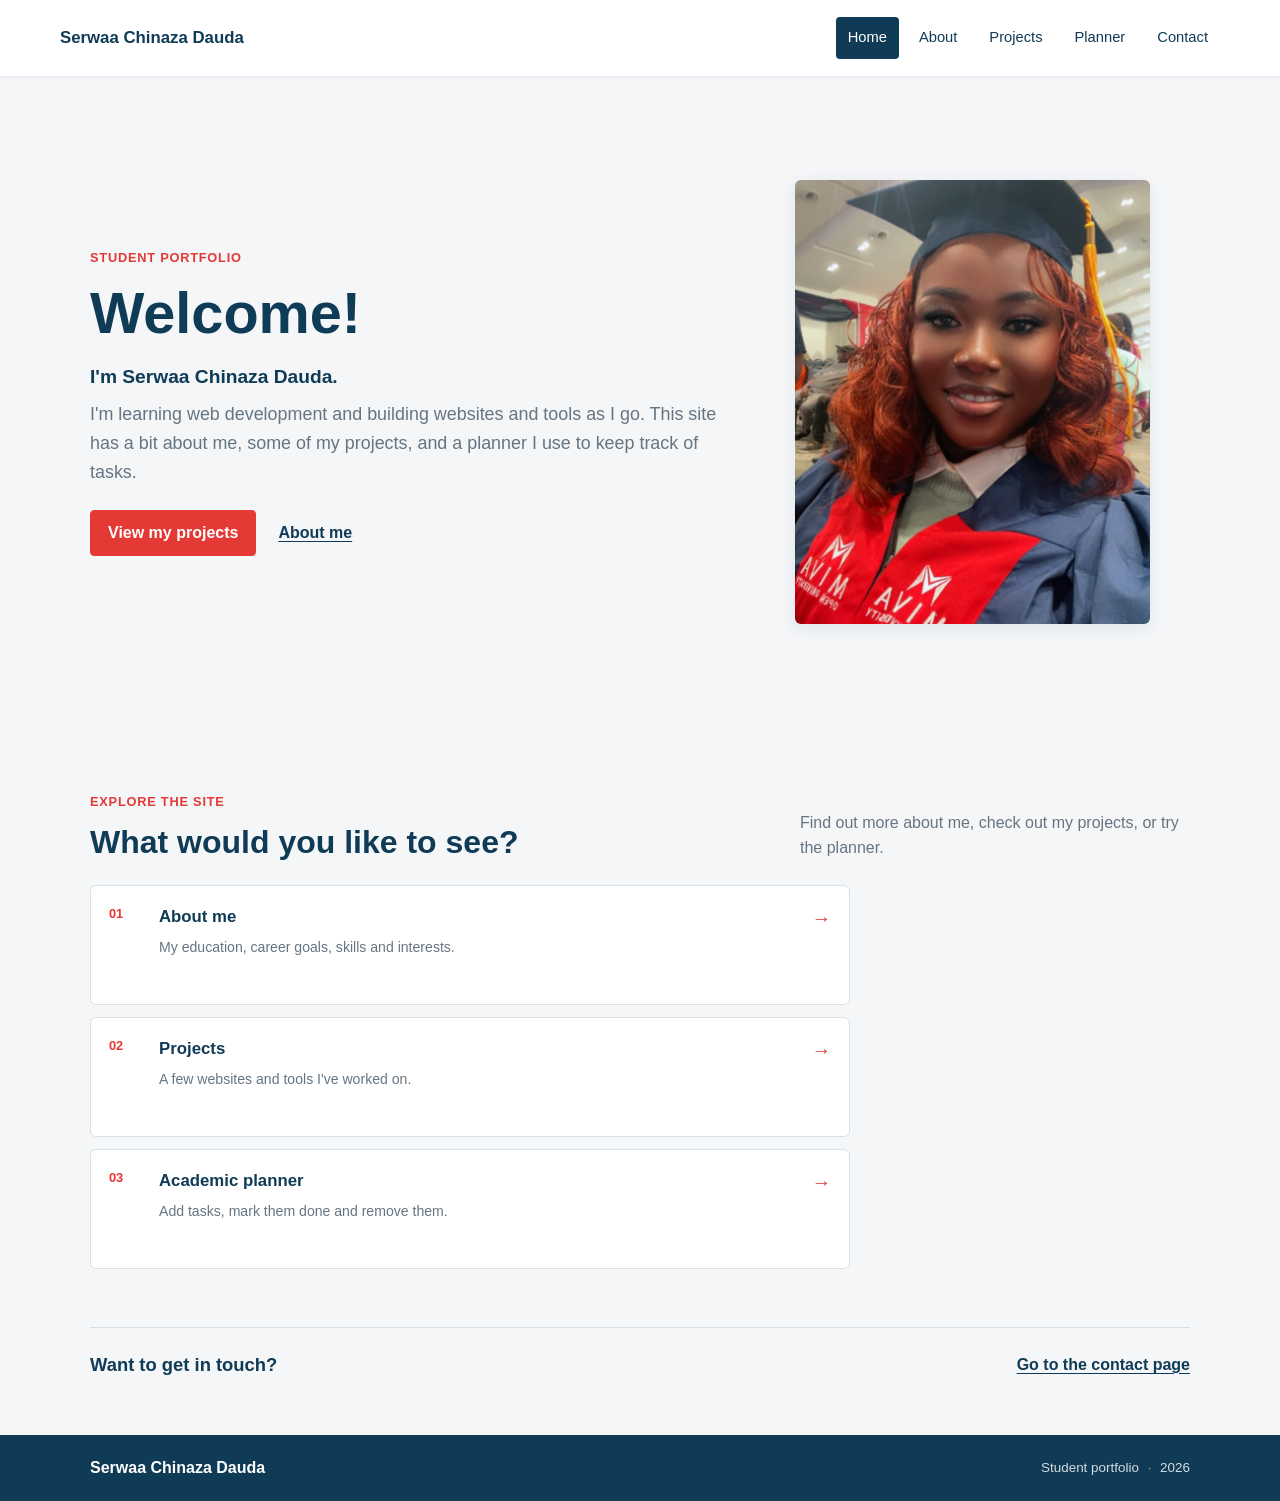
<file: index.html>
<!DOCTYPE html>
<html lang="en">
<head>
  <meta charset="UTF-8">
  <meta name="viewport" content="width=device-width, initial-scale=1.0">
  <meta name="description" content="Meet Serwaa Chinaza Dauda, view her projects, and learn about her interests.">
  <title>Serwaa Chinaza Dauda — Home</title>
  <link rel="stylesheet" href="css/style.css">
</head>
<body>
  <header class="site-header">
    <a href="index.html" class="logo" aria-label="Serwaa Chinaza Dauda home">Serwaa Chinaza Dauda</a>
    <button class="nav-toggle" aria-label="Toggle menu" aria-expanded="false" aria-controls="nav-menu">Menu</button>
    <nav id="nav-menu" aria-label="Main navigation">
      <ul>
        <li><a href="index.html" aria-current="page">Home</a></li>
        <li><a href="about.html">About</a></li>
        <li><a href="projects.html">Projects</a></li>
        <li><a href="planner.html">Planner</a></li>
        <li><a href="contact.html">Contact</a></li>
      </ul>
    </nav>
  </header>

  <main>
    <section class="home-intro container">
      <div class="intro-copy">
        <p class="eyebrow">Student portfolio</p>
        <h1>Welcome!</h1>
        <p class="intro-name">I'm Serwaa Chinaza Dauda.</p>
        <p class="lead">I'm learning web development and building websites and tools as I go. This site has a bit about me, some of my projects, and a planner I use to keep track of tasks.</p>
        <div class="button-row">
          <a href="projects.html" class="btn">View my projects</a>
          <a href="about.html" class="text-link">About me</a>
        </div>
      </div>
      <figure class="hero-portrait">
        <img src="assets/profile.jpeg" alt="Serwaa Chinaza Dauda in her graduation gown">
      </figure>
    </section>

    <section class="container home-links">
      <div class="section-heading">
        <div><p class="eyebrow">Explore the site</p><h2>What would you like to see?</h2></div>
        <p>Find out more about me, check out my projects, or try the planner.</p>
      </div>
      <div class="link-grid">
        <a class="link-card" href="about.html"><span class="link-number">01</span><span><strong>About me</strong><small>My education, career goals, skills and interests.</small></span><span class="link-arrow" aria-hidden="true">→</span></a>
        <a class="link-card" href="projects.html"><span class="link-number">02</span><span><strong>Projects</strong><small>A few websites and tools I've worked on.</small></span><span class="link-arrow" aria-hidden="true">→</span></a>
        <a class="link-card" href="planner.html"><span class="link-number">03</span><span><strong>Academic planner</strong><small>Add tasks, mark them done and remove them.</small></span><span class="link-arrow" aria-hidden="true">→</span></a>
      </div>
    </section>

    <section class="closing-note container">
      <p>Want to get in touch?</p>
      <a href="contact.html" class="text-link">Go to the contact page</a>
    </section>
  </main>

  <footer class="site-footer">
    <a href="index.html" class="footer-name">Serwaa Chinaza Dauda</a>
    <p>Student portfolio <span>·</span> <span id="year"></span></p>
  </footer>
  <script src="js/script.js"></script>
</body>
</html>
</file>
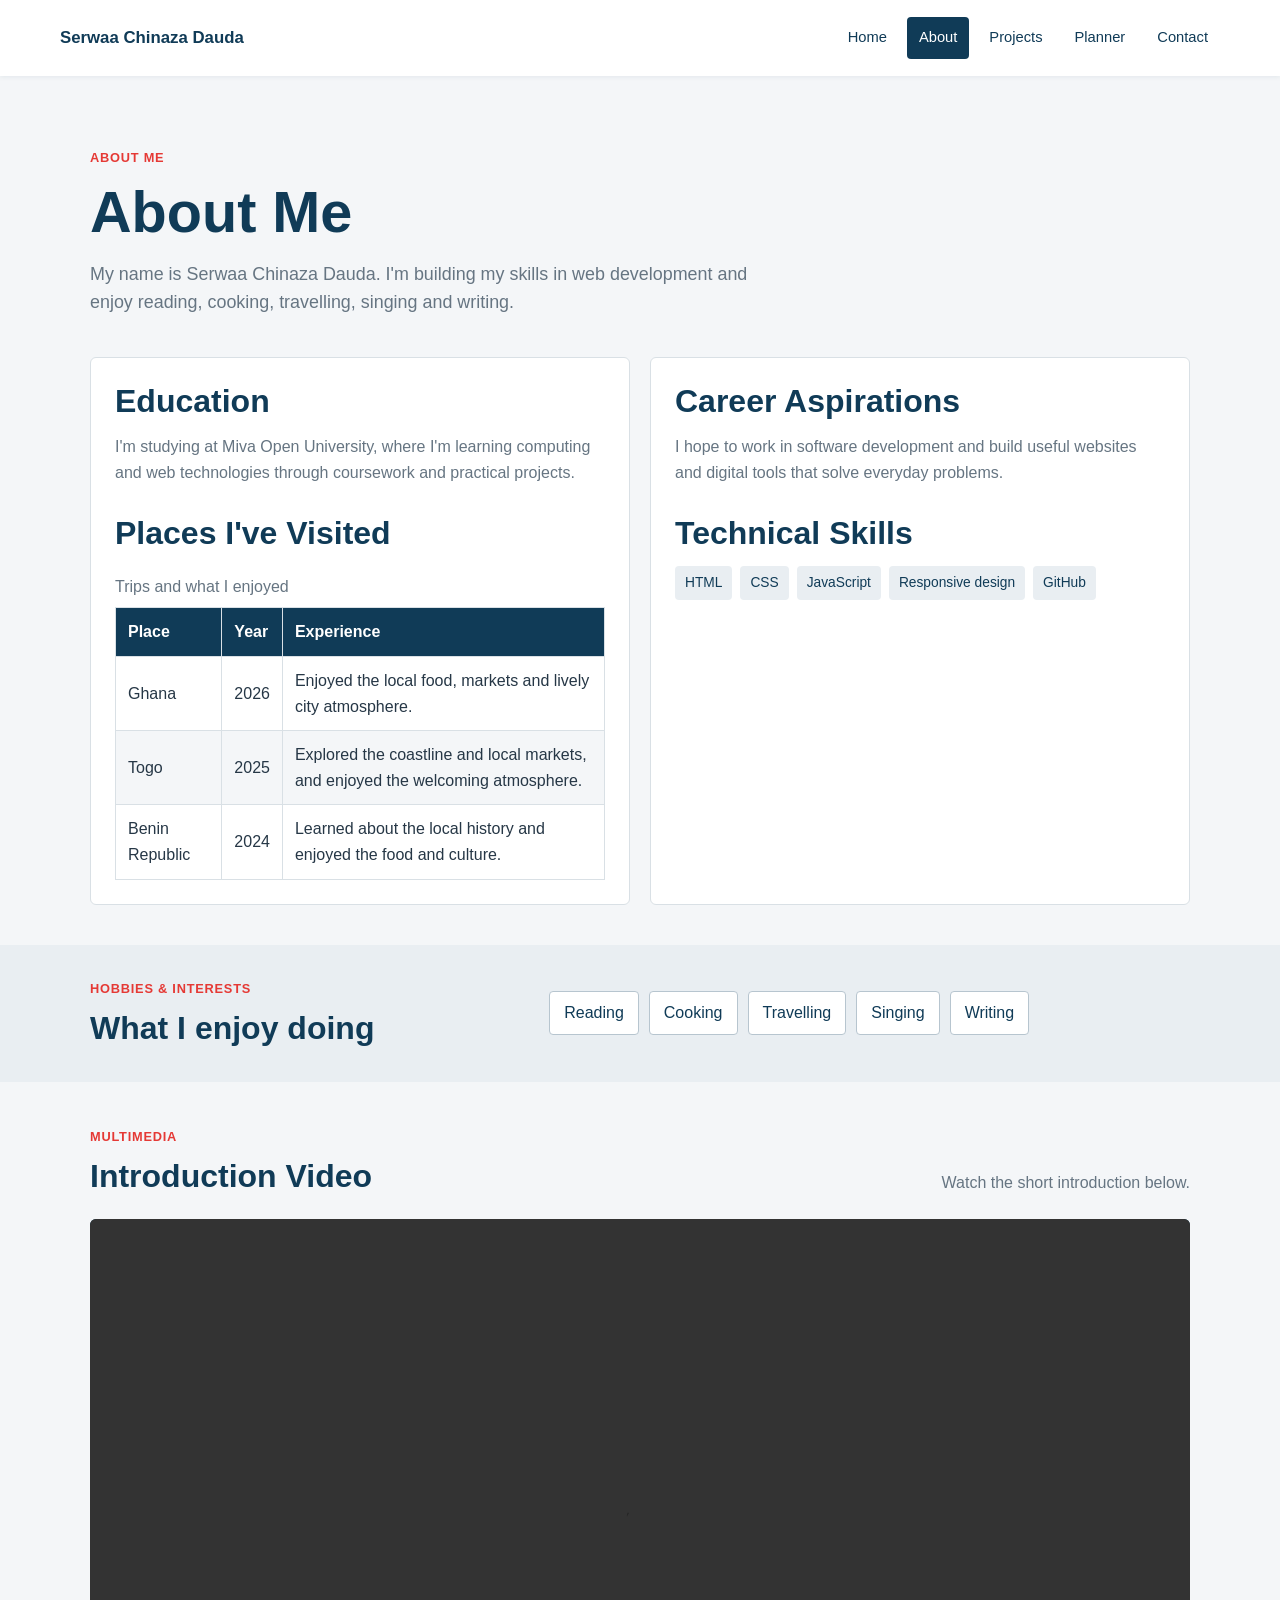
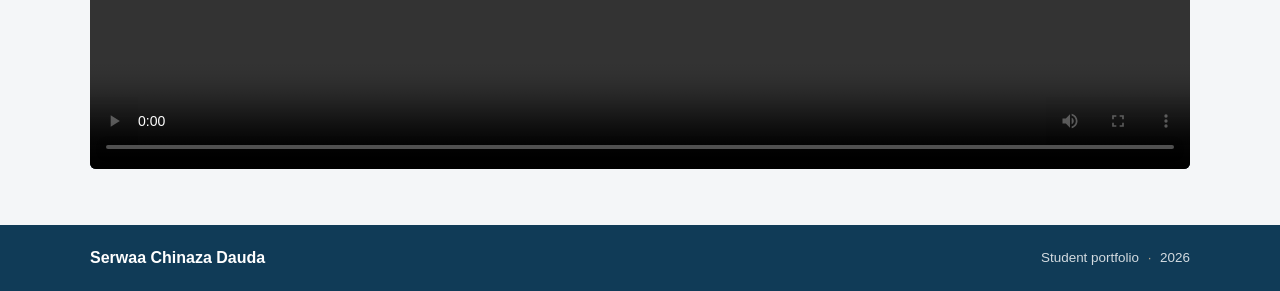
<file: about.html>
<!DOCTYPE html>
<html lang="en">
<head>
  <meta charset="UTF-8">
  <meta name="viewport" content="width=device-width, initial-scale=1.0">
  <meta name="description" content="Serwaa Chinaza Dauda's education, career goals, skills and interests.">
  <title>About Me — Serwaa Chinaza Dauda</title>
  <link rel="stylesheet" href="css/style.css">
</head>
<body>
  <header class="site-header">
    <a href="index.html" class="logo" aria-label="Serwaa Chinaza Dauda home">Serwaa Chinaza Dauda</a>
    <button class="nav-toggle" aria-label="Toggle menu" aria-expanded="false" aria-controls="nav-menu">Menu</button>
    <nav id="nav-menu" aria-label="Main navigation">
      <ul>
        <li><a href="index.html">Home</a></li>
        <li><a href="about.html" aria-current="page">About</a></li>
        <li><a href="projects.html">Projects</a></li>
        <li><a href="planner.html">Planner</a></li>
        <li><a href="contact.html">Contact</a></li>
      </ul>
    </nav>
  </header>

  <main>
    <section class="page-intro container">
      <p class="eyebrow">About me</p>
      <h1>About Me</h1>
      <p class="lead">My name is Serwaa Chinaza Dauda. I'm building my skills in web development and enjoy reading, cooking, travelling, singing and writing.</p>
    </section>

    <section class="container about-layout">
      <article class="info-panel">
        <h2>Education</h2>
        <p>I'm studying at Miva Open University, where I'm learning computing and web technologies through coursework and practical projects.</p>
        <h2>Places I've Visited</h2>
        <div class="table-wrap">
          <table>
            <caption>Trips and what I enjoyed</caption>
            <thead><tr><th scope="col">Place</th><th scope="col">Year</th><th scope="col">Experience</th></tr></thead>
            <tbody>
              <tr><td>Ghana</td><td>2026</td><td>Enjoyed the local food, markets and lively city atmosphere.</td></tr>
              <tr><td>Togo</td><td>2025</td><td>Explored the coastline and local markets, and enjoyed the welcoming atmosphere.</td></tr>
              <tr><td>Benin Republic</td><td>2024</td><td>Learned about the local history and enjoyed the food and culture.</td></tr>
            </tbody>
          </table>
        </div>
      </article>
      <article class="info-panel">
        <h2>Career Aspirations</h2>
        <p>I hope to work in software development and build useful websites and digital tools that solve everyday problems.</p>
        <h2>Technical Skills</h2>
        <ul class="skills">
          <li>HTML</li><li>CSS</li><li>JavaScript</li><li>Responsive design</li><li>GitHub</li>
        </ul>
      </article>
    </section>

    <section class="skills-section">
      <div class="container skills-layout">
        <div>
          <p class="eyebrow">Hobbies &amp; Interests</p>
          <h2>What I enjoy doing</h2>
        </div>
        <ul class="interest-list-items">
          <li>Reading</li><li>Cooking</li><li>Travelling</li><li>Singing</li><li>Writing</li>
        </ul>
      </div>
    </section>

    <section class="container media-section">
      <div class="section-heading">
        <div><p class="eyebrow">Multimedia</p><h2>Introduction Video</h2></div>
        <p>Watch the short introduction below.</p>
      </div>
      <video controls preload="metadata" aria-label="Introduction video">
        <source src="assets/intro.mp4" type="video/mp4">
        Your browser does not support the video element.
      </video>
    </section>

  </main>

  <footer class="site-footer">
    <a href="index.html" class="footer-name">Serwaa Chinaza Dauda</a>
    <p>Student portfolio <span>·</span> <span id="year"></span></p>
  </footer>
  <script src="js/script.js"></script>
</body>
</html>
</file>
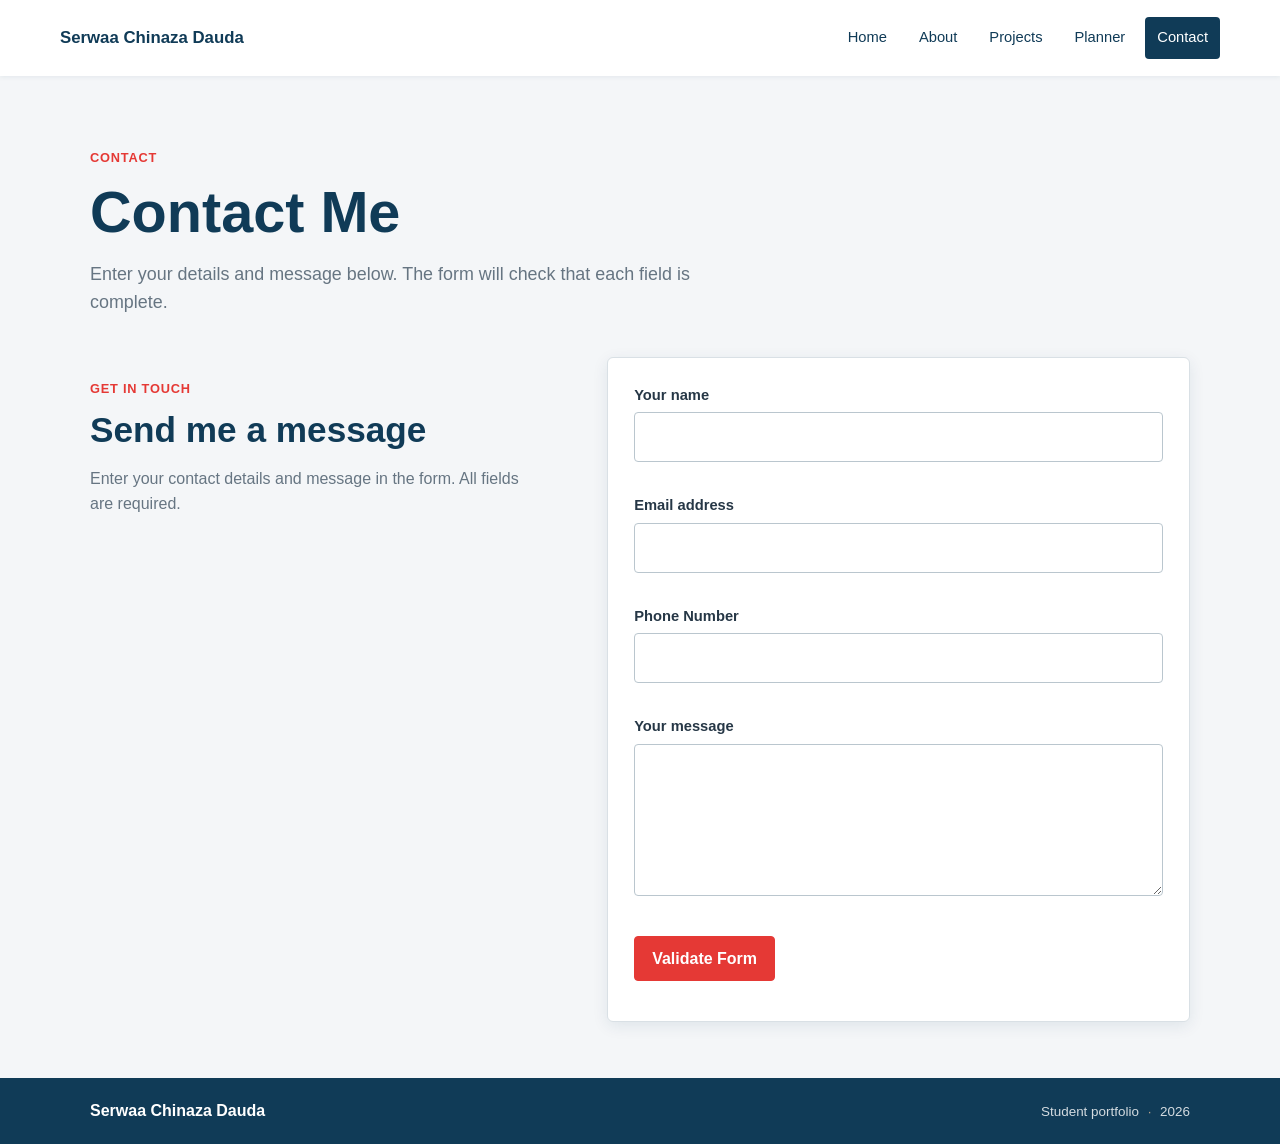
<file: contact.html>
<!DOCTYPE html>
<html lang="en">
<head>
  <meta charset="UTF-8">
  <meta name="viewport" content="width=device-width, initial-scale=1.0">
  <meta name="description" content="Contact Serwaa Chinaza Dauda using the website contact form.">
  <title>Contact — Serwaa Chinaza Dauda</title>
  <link rel="stylesheet" href="css/style.css">
</head>
<body>
  <header class="site-header">
    <a href="index.html" class="logo" aria-label="Serwaa Chinaza Dauda home">Serwaa Chinaza Dauda</a>
    <button class="nav-toggle" aria-label="Toggle menu" aria-expanded="false" aria-controls="nav-menu">Menu</button>
    <nav id="nav-menu" aria-label="Main navigation">
      <ul>
        <li><a href="index.html">Home</a></li>
        <li><a href="about.html">About</a></li>
        <li><a href="projects.html">Projects</a></li>
        <li><a href="planner.html">Planner</a></li>
        <li><a href="contact.html" aria-current="page">Contact</a></li>
      </ul>
    </nav>
  </header>

  <main>
    <section class="page-intro container">
      <p class="eyebrow">Contact</p>
      <h1>Contact Me</h1>
      <p class="lead">Enter your details and message below. The form will check that each field is complete.</p>
    </section>
    <section class="container contact-layout">
      <aside class="contact-aside">
        <p class="eyebrow">Get in touch</p>
        <h2>Send me a message</h2>
        <p>Enter your contact details and message in the form. All fields are required.</p>
      </aside>
      <form id="contact-form" class="contact-form" novalidate>
        <div class="field">
          <label for="name">Your name</label>
          <input type="text" id="name" name="name" autocomplete="name" aria-describedby="name-error" required>
          <span class="error" id="name-error"></span>
        </div>
        <div class="field">
          <label for="email">Email address</label>
          <input type="email" id="email" name="email" autocomplete="email" aria-describedby="email-error" required>
          <span class="error" id="email-error"></span>
        </div>
        <div class="field">
          <label for="phone">Phone Number</label>
          <input type="tel" id="phone" name="phone" autocomplete="tel" inputmode="numeric" aria-describedby="phone-error" required>
          <span class="error" id="phone-error"></span>
        </div>
        <div class="field">
          <label for="message">Your message</label>
          <textarea id="message" name="message" rows="5" aria-describedby="message-error" required></textarea>
          <span class="error" id="message-error"></span>
        </div>
        <button type="submit" class="btn">Validate Form</button>
        <p id="form-success" class="success" role="status"></p>
      </form>
    </section>
  </main>

  <footer class="site-footer">
    <a href="index.html" class="footer-name">Serwaa Chinaza Dauda</a>
    <p>Student portfolio <span>·</span> <span id="year"></span></p>
  </footer>
  <script src="js/script.js"></script>
</body>
</html>
</file>
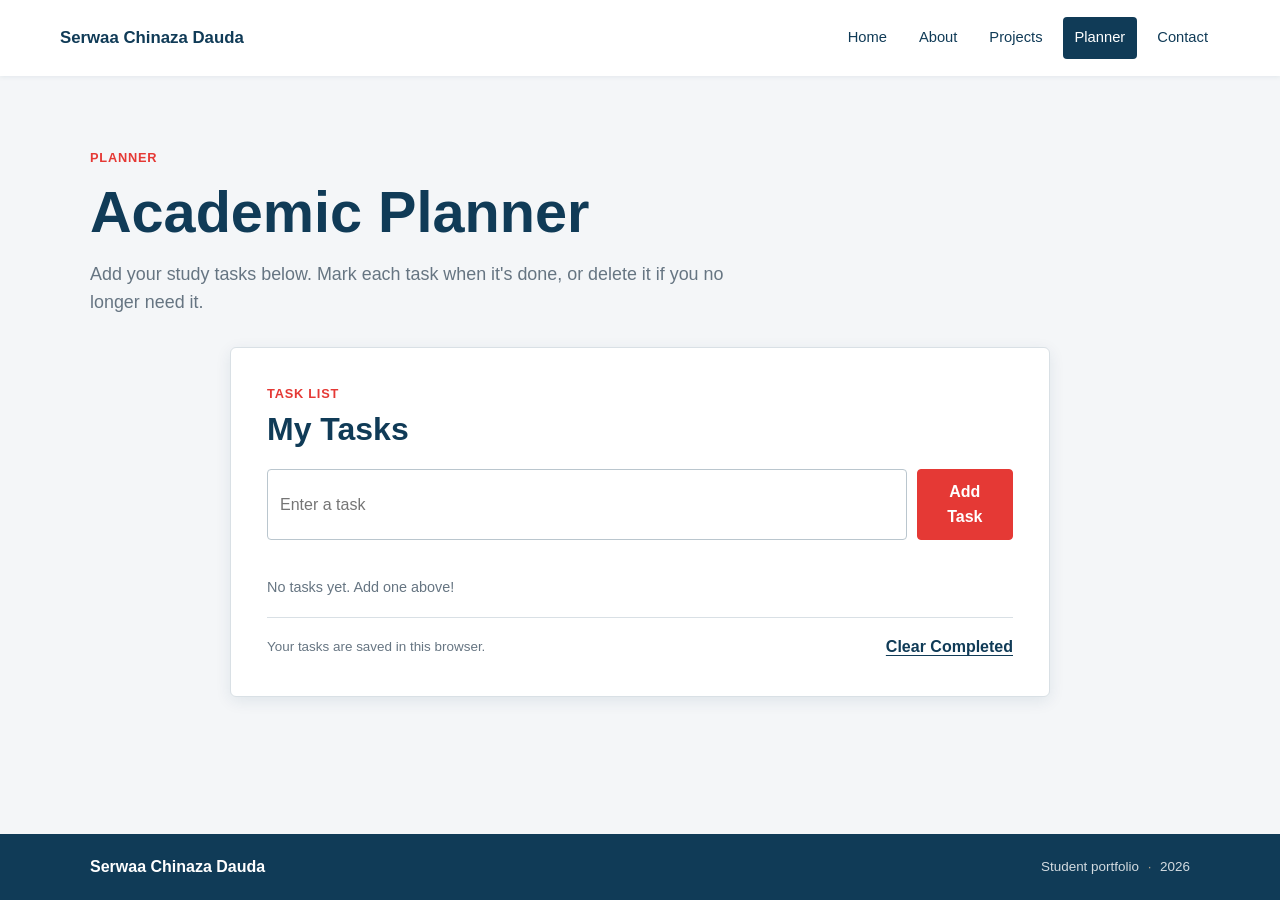
<file: planner.html>
<!DOCTYPE html>
<html lang="en">
<head>
  <meta charset="UTF-8">
  <meta name="viewport" content="width=device-width, initial-scale=1.0">
  <meta name="description" content="Use Serwaa Chinaza Dauda's academic planner to add, complete and delete tasks.">
  <title>Academic Planner — Serwaa Chinaza Dauda</title>
  <link rel="stylesheet" href="css/style.css">
</head>
<body>
  <header class="site-header">
    <a href="index.html" class="logo" aria-label="Serwaa Chinaza Dauda home">Serwaa Chinaza Dauda</a>
    <button class="nav-toggle" aria-label="Toggle menu" aria-expanded="false" aria-controls="nav-menu">Menu</button>
    <nav id="nav-menu" aria-label="Main navigation">
      <ul>
        <li><a href="index.html">Home</a></li>
        <li><a href="about.html">About</a></li>
        <li><a href="projects.html">Projects</a></li>
        <li><a href="planner.html" aria-current="page">Planner</a></li>
        <li><a href="contact.html">Contact</a></li>
      </ul>
    </nav>
  </header>

  <main>
    <section class="page-intro container">
      <p class="eyebrow">Planner</p>
      <h1>Academic Planner</h1>
      <p class="lead">Add your study tasks below. Mark each task when it's done, or delete it if you no longer need it.</p>
    </section>
    <section class="container planner-shell" aria-labelledby="planner-title">
      <div class="planner-heading">
        <div><p class="eyebrow">Task list</p><h2 id="planner-title">My Tasks</h2></div>
      </div>
      <form id="task-form" class="planner-form" novalidate>
        <label for="task-input" class="sr-only">New task</label>
        <input type="text" id="task-input" placeholder="Enter a task" maxlength="100" autocomplete="off">
        <button type="submit" class="btn">Add Task</button>
      </form>
      <p id="task-error" class="error" role="alert"></p>
      <p id="task-count" class="task-count muted" aria-live="polite"></p>
      <ul id="task-list" class="task-list" aria-label="Your tasks"></ul>
      <div class="planner-footer"><p>Your tasks are saved in this browser.</p><button id="clear-completed" class="text-link-button">Clear Completed</button></div>
    </section>
  </main>

  <footer class="site-footer">
    <a href="index.html" class="footer-name">Serwaa Chinaza Dauda</a>
    <p>Student portfolio <span>·</span> <span id="year"></span></p>
  </footer>
  <script src="js/script.js"></script>
</body>
</html>
</file>
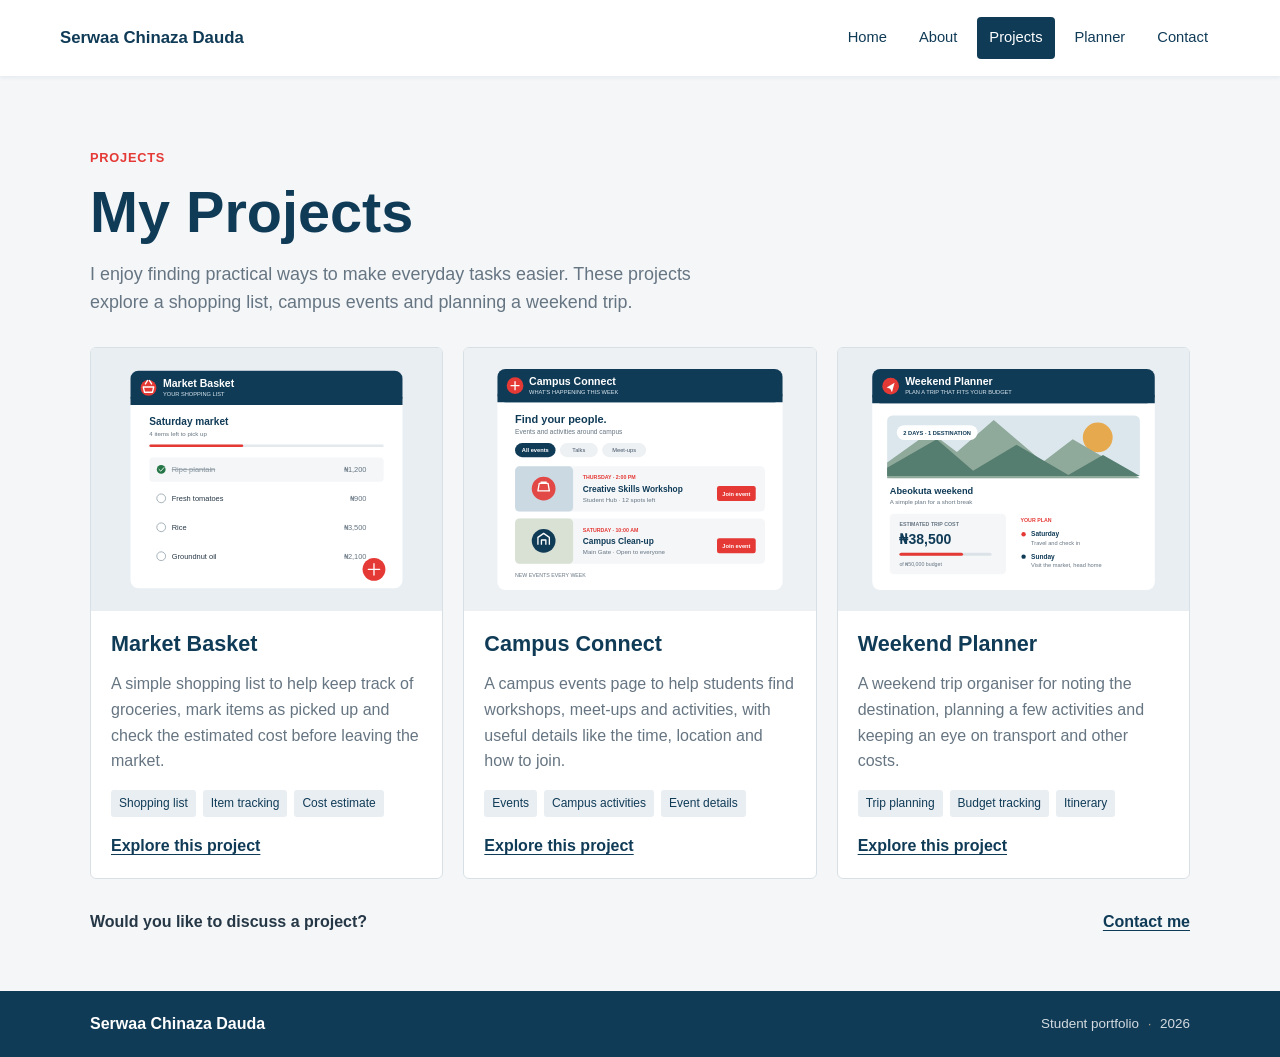
<file: projects.html>
<!DOCTYPE html>
<html lang="en">
<head>
  <meta charset="UTF-8">
  <meta name="viewport" content="width=device-width, initial-scale=1.0">
  <meta name="description" content="Web projects by Serwaa Chinaza Dauda.">
  <title>Projects — Serwaa Chinaza Dauda</title>
  <link rel="stylesheet" href="css/style.css">
</head>
<body>
  <header class="site-header">
    <a href="index.html" class="logo" aria-label="Serwaa Chinaza Dauda home">Serwaa Chinaza Dauda</a>
    <button class="nav-toggle" aria-label="Toggle menu" aria-expanded="false" aria-controls="nav-menu">Menu</button>
    <nav id="nav-menu" aria-label="Main navigation">
      <ul>
        <li><a href="index.html">Home</a></li>
        <li><a href="about.html">About</a></li>
        <li><a href="projects.html" aria-current="page">Projects</a></li>
        <li><a href="planner.html">Planner</a></li>
        <li><a href="contact.html">Contact</a></li>
      </ul>
    </nav>
  </header>

  <main>
    <section class="page-intro container">
      <p class="eyebrow">Projects</p>
      <h1>My Projects</h1>
      <p class="lead">I enjoy finding practical ways to make everyday tasks easier. These projects explore a shopping list, campus events and planning a weekend trip.</p>
    </section>
    <section class="container project-list">
      <article class="project-entry">
        <a class="project-image" href="https://www.google.com" target="_blank" rel="noopener noreferrer" aria-label="Open Google in a new tab"><img src="assets/market-basket.svg" alt="Market Basket grocery list interface"></a>
        <div class="project-details">
          <h2>Market Basket</h2>
          <p>A simple shopping list to help keep track of groceries, mark items as picked up and check the estimated cost before leaving the market.</p>
          <ul class="project-tags" aria-label="Project features"><li>Shopping list</li><li>Item tracking</li><li>Cost estimate</li></ul>
          <a class="text-link" href="https://www.google.com" target="_blank" rel="noopener noreferrer">Explore this project</a>
        </div>
      </article>
      <article class="project-entry">
        <a class="project-image" href="https://www.google.com" target="_blank" rel="noopener noreferrer" aria-label="Open Google in a new tab"><img src="assets/campus-connect.svg" alt="Campus Connect student events board"></a>
        <div class="project-details">
          <h2>Campus Connect</h2>
          <p>A campus events page to help students find workshops, meet-ups and activities, with useful details like the time, location and how to join.</p>
          <ul class="project-tags" aria-label="Project features"><li>Events</li><li>Campus activities</li><li>Event details</li></ul>
          <a class="text-link" href="https://www.google.com" target="_blank" rel="noopener noreferrer">Explore this project</a>
        </div>
      </article>
      <article class="project-entry">
        <a class="project-image" href="https://www.google.com" target="_blank" rel="noopener noreferrer" aria-label="Open Google in a new tab"><img src="assets/weekend-planner.svg" alt="Weekend Planner travel budget interface"></a>
        <div class="project-details">
          <h2>Weekend Planner</h2>
          <p>A weekend trip organiser for noting the destination, planning a few activities and keeping an eye on transport and other costs.</p>
          <ul class="project-tags" aria-label="Project features"><li>Trip planning</li><li>Budget tracking</li><li>Itinerary</li></ul>
          <a class="text-link" href="https://www.google.com" target="_blank" rel="noopener noreferrer">Explore this project</a>
        </div>
      </article>
    </section>
    <section class="project-outro container">
      <p>Would you like to discuss a project?</p>
      <a class="text-link" href="contact.html">Contact me</a>
    </section>
  </main>

  <footer class="site-footer">
    <a href="index.html" class="footer-name">Serwaa Chinaza Dauda</a>
    <p>Student portfolio <span>·</span> <span id="year"></span></p>
  </footer>
  <script src="js/script.js"></script>
</body>
</html>
</file>
<file: css/style.css>
:root {
  --miva-blue: #103b57;
  --miva-red: #e53935;
  --miva-sand: #b5a18a;
  --text: #263746;
  --muted: #667582;
  --page: #f4f6f8;
  --white: #fff;
  --line: #d9e0e5;
  --success: #257747;
  --radius: 6px;
  --shadow: 0 4px 16px rgba(16, 59, 87, 0.09);
}

* { box-sizing: border-box; }
html { scroll-behavior: smooth; }
body {
  display: flex;
  min-height: 100vh;
  flex-direction: column;
  margin: 0;
  color: var(--text);
  background: var(--page);
  font-family: Arial, Helvetica, sans-serif;
  font-size: 16px;
  line-height: 1.6;
}
main { flex: 1; padding-bottom: 56px; }
img, video { display: block; max-width: 100%; }
video { width: 100%; height: auto; }
a { color: var(--miva-blue); }
button, input, textarea { font: inherit; }
button, a { -webkit-tap-highlight-color: transparent; }
::selection { color: var(--white); background: var(--miva-blue); }

.container { width: min(1100px, calc(100% - 40px)); margin-inline: auto; }
.narrow { width: min(720px, calc(100% - 40px)); }
.sr-only {
  position: absolute;
  width: 1px;
  height: 1px;
  padding: 0;
  margin: -1px;
  overflow: hidden;
  clip: rect(0, 0, 0, 0);
  white-space: nowrap;
  border: 0;
}
h1, h2, h3 { margin: 0 0 14px; color: var(--miva-blue); line-height: 1.2; }
h1 { font-size: clamp(2.2rem, 5vw, 3.6rem); }
h2 { font-size: clamp(1.45rem, 3vw, 2rem); }
h3 { font-size: 1.2rem; }
p { margin: 0 0 16px; }
.lead { max-width: 660px; color: var(--muted); font-size: 1.12rem; }
.eyebrow { margin-bottom: 10px; color: var(--miva-red); font-size: 0.8rem; font-weight: 700; letter-spacing: 0.06em; text-transform: uppercase; }

.site-header {
  position: relative;
  z-index: 5;
  display: flex;
  min-height: 76px;
  align-items: center;
  justify-content: space-between;
  padding: 10px max(20px, calc((100vw - 1160px) / 2));
  background: var(--white);
  box-shadow: 0 1px 5px rgba(16, 59, 87, 0.08);
}
.logo { color: var(--miva-blue); font-size: 1.05rem; font-weight: 700; text-decoration: none; white-space: nowrap; }
nav ul { display: flex; align-items: center; gap: 8px; margin: 0; padding: 0; list-style: none; }
nav a { display: block; border-radius: 4px; padding: 9px 12px; color: var(--miva-blue); font-size: 0.92rem; text-decoration: none; }
nav a:hover, nav a[aria-current="page"] { color: var(--white); background: var(--miva-blue); }
.nav-toggle { display: none; border: 1px solid var(--miva-blue); border-radius: 4px; padding: 7px 12px; color: var(--miva-blue); background: var(--white); cursor: pointer; }

.home-intro {
  display: grid;
  grid-template-columns: minmax(0, 1.3fr) minmax(260px, 0.7fr);
  align-items: center;
  gap: clamp(35px, 7vw, 85px);
  padding-block: clamp(48px, 8vw, 88px);
}
.intro-copy h1 { max-width: 660px; }
.intro-name { margin-bottom: 8px; color: var(--miva-blue); font-size: 1.2rem; font-weight: 700; }
.intro-copy .lead { margin-bottom: 24px; }
.hero-portrait { width: 100%; max-width: 360px; aspect-ratio: 4 / 5; justify-self: end; overflow: hidden; border-radius: var(--radius); background: #e1e7eb; box-shadow: var(--shadow); }
.hero-portrait img { width: 100%; height: 100%; object-fit: cover; object-position: center 36%; }
.button-row { display: flex; flex-wrap: wrap; align-items: center; gap: 12px 22px; }
.btn { display: inline-flex; min-height: 44px; align-items: center; justify-content: center; gap: 8px; border: 1px solid var(--miva-red); border-radius: 4px; padding: 9px 17px; color: var(--white); background: var(--miva-red); font-weight: 700; text-decoration: none; cursor: pointer; transition: background 160ms ease, border-color 160ms ease; }
.btn:hover { border-color: #c52e2a; background: #c52e2a; }
.text-link { color: var(--miva-blue); font-weight: 700; text-underline-offset: 3px; }
.text-link:hover { color: var(--miva-red); }
.home-links { padding-top: 64px; padding-bottom: 58px; }
.section-heading { display: flex; align-items: end; justify-content: space-between; gap: 30px; margin-bottom: 24px; }
.section-heading h2 { margin-bottom: 0; }
.section-heading > p { max-width: 390px; margin: 0; color: var(--muted); }
.link-grid { display: grid; grid-template-columns: 1fr; gap: 12px; max-width: 760px; }
.link-card { display: grid; grid-template-columns: 38px 1fr auto; align-items: start; gap: 12px; min-height: 120px; border: 1px solid var(--line); border-radius: var(--radius); padding: 18px; background: var(--white); text-decoration: none; transition: box-shadow 160ms ease, transform 160ms ease; }
.link-card:hover { box-shadow: var(--shadow); transform: translateY(-2px); }
.link-number { color: var(--miva-red); font-size: 0.8rem; font-weight: 700; }
.link-card strong, .link-card small { display: block; }
.link-card strong { color: var(--miva-blue); font-size: 1.05rem; }
.link-card small { margin-top: 5px; color: var(--muted); font-size: 0.88rem; }
.link-arrow { color: var(--miva-red); font-size: 1.2rem; }
.closing-note { display: flex; align-items: center; justify-content: space-between; gap: 20px; border-top: 1px solid var(--line); padding-top: 22px; }
.closing-note p { margin: 0; color: var(--miva-blue); font-size: 1.15rem; font-weight: 700; }

.page-intro { padding-top: clamp(42px, 7vw, 72px); padding-bottom: 30px; }
.page-intro h1 { margin-bottom: 12px; }
.page-intro .lead { margin-bottom: 0; }
.about-layout { display: grid; grid-template-columns: 1fr 1fr; gap: 20px; padding-block: 10px 40px; }
.info-panel { padding: 24px; border: 1px solid var(--line); border-radius: var(--radius); background: var(--white); }
.info-panel h2 + p { color: var(--muted); }
.info-panel h2:not(:first-child) { margin-top: 28px; }
.table-wrap { overflow-x: auto; }
table { width: 100%; border-collapse: collapse; background: var(--white); }
caption { padding: 8px 0; color: var(--muted); text-align: left; }
th, td { padding: 11px 12px; border: 1px solid var(--line); text-align: left; }
th { color: var(--white); background: var(--miva-blue); }
tbody tr:nth-child(even) { background: var(--page); }
.skills-section { padding-block: 34px; background: #e9eef2; }
.skills-layout { display: grid; grid-template-columns: 0.8fr 1.2fr; align-items: center; gap: 32px; }
.skills-layout h2 { margin: 0; }
.skills { display: flex; flex-wrap: wrap; gap: 8px; margin: 0; padding: 0; list-style: none; }
.skills li { border-radius: 4px; padding: 6px 10px; color: var(--miva-blue); background: #e9eef2; font-size: 0.86rem; }
.interest-list-items { display: flex; flex-wrap: wrap; gap: 10px; margin: 0; padding: 0; list-style: none; }
.interest-list-items li { border: 1px solid #b7c5cf; border-radius: 4px; padding: 8px 14px; color: var(--miva-blue); background: var(--white); }
.media-section { padding-top: 45px; }
.media-section video { max-height: 560px; border-radius: var(--radius); background: var(--miva-blue); }

.project-list { display: grid; grid-template-columns: repeat(3, minmax(0, 1fr)); align-items: stretch; gap: 20px; }
.project-entry { overflow: hidden; border: 1px solid var(--line); border-radius: var(--radius); background: var(--white); }
.project-image { display: block; overflow: hidden; background: #e9eef2; }
.project-image img { width: 100%; height: auto; aspect-ratio: 4 / 3; object-fit: cover; transition: transform 200ms ease; }
.project-image:hover img { transform: scale(1.02); }
.project-details { padding: 20px; }
.project-details h2 { font-size: 1.35rem; }
.project-details > p:not(.eyebrow) { color: var(--muted); }
.project-tags { display: flex; flex-wrap: wrap; gap: 7px; margin: 16px 0; padding: 0; list-style: none; }
.project-tags li { border-radius: 3px; padding: 4px 8px; color: var(--miva-blue); background: #e9eef2; font-size: 0.75rem; }
.project-outro { display: flex; align-items: center; justify-content: space-between; gap: 20px; padding-top: 30px; }
.project-outro p { margin: 0; font-weight: 700; }

.planner-shell { max-width: 820px; border: 1px solid var(--line); border-radius: var(--radius); padding: clamp(20px, 4vw, 36px); background: var(--white); box-shadow: var(--shadow); }
.planner-heading { display: flex; align-items: center; justify-content: space-between; margin-bottom: 20px; }
.planner-heading .eyebrow { margin-bottom: 6px; }
.planner-heading h2 { margin: 0; }
.planner-form { display: flex; gap: 10px; }
.planner-form input, .field input, .field textarea { width: 100%; border: 1px solid #bac6ce; border-radius: 4px; padding: 11px 12px; color: var(--text); background: var(--white); outline: none; }
.planner-form input:focus, .field input:focus, .field textarea:focus { border-color: var(--miva-blue); box-shadow: 0 0 0 3px rgba(16, 59, 87, 0.12); }
.task-count { min-height: 25px; margin: 18px 0 10px; color: var(--muted); font-size: 0.9rem; }
.task-list { margin: 0; padding: 0; list-style: none; }
.task-list li { display: flex; align-items: center; justify-content: space-between; gap: 14px; padding: 12px 0; border-top: 1px solid var(--line); }
.task-list li.new { animation: fade-in 220ms ease both; }
.task-list li.completed span { color: var(--muted); text-decoration: line-through; }
.task-list span { flex: 1; overflow-wrap: anywhere; }
.task-actions { display: flex; flex: 0 0 auto; gap: 7px; }
.task-actions button { border: 1px solid var(--line); border-radius: 4px; padding: 5px 10px; color: var(--miva-blue); background: var(--white); font-size: 0.82rem; cursor: pointer; }
.task-actions .btn-done:hover { border-color: var(--success); color: var(--success); }
.task-actions .btn-delete:hover { border-color: var(--miva-red); color: var(--miva-red); }
.planner-footer { display: flex; align-items: center; justify-content: space-between; gap: 15px; margin-top: 16px; padding-top: 16px; border-top: 1px solid var(--line); }
.planner-footer p { margin: 0; color: var(--muted); font-size: 0.84rem; }
.text-link-button { border: 0; padding: 0; color: var(--miva-blue); background: transparent; font-weight: 700; text-decoration: underline; text-underline-offset: 3px; cursor: pointer; }
.text-link-button:hover { color: var(--miva-red); }

.contact-layout { display: grid; grid-template-columns: 0.75fr 1fr; gap: clamp(30px, 7vw, 80px); padding-top: 10px; }
.contact-aside { align-self: start; padding: 22px 0; }
.contact-aside h2 { font-size: clamp(1.6rem, 3vw, 2.2rem); }
.contact-aside > p:not(.eyebrow) { color: var(--muted); }
.contact-form { padding: 26px; border: 1px solid var(--line); border-radius: var(--radius); background: var(--white); box-shadow: var(--shadow); }
.field { margin-bottom: 14px; }
.field label { display: block; margin-bottom: 5px; color: var(--text); font-size: 0.92rem; font-weight: 700; }
.field textarea { min-height: 130px; resize: vertical; }
.field input.invalid, .field textarea.invalid { border-color: var(--miva-red); }
.field input.invalid:focus, .field textarea.invalid:focus { box-shadow: 0 0 0 3px rgba(229, 57, 53, 0.12); }
.error { display: block; min-height: 1.2em; margin-top: 3px; color: #b42320; font-size: 0.8rem; }
.success { margin: 14px 0 0; color: var(--success); font-weight: 700; }
.form-note { margin: 14px 0 0; color: var(--muted); font-size: 0.8rem; }

.site-footer { display: flex; align-items: center; justify-content: space-between; gap: 16px; padding: 20px max(20px, calc((100vw - 1100px) / 2)); color: var(--white); background: var(--miva-blue); }
.footer-name { color: var(--white); font-weight: 700; text-decoration: none; }
.site-footer p { margin: 0; color: rgba(255, 255, 255, 0.82); font-size: 0.84rem; }
.site-footer p span:first-child { padding-inline: 5px; color: var(--miva-sand); }

@keyframes fade-in {
  from { opacity: 0; transform: translateY(4px); }
  to { opacity: 1; transform: translateY(0); }
}

@media (max-width: 850px) {
  .site-header { min-height: 68px; }
  .nav-toggle { display: block; }
  nav { position: absolute; top: 100%; right: 0; left: 0; display: none; border-top: 1px solid var(--line); background: var(--white); }
  nav.open { display: block; }
  nav ul { align-items: stretch; flex-direction: column; gap: 0; padding: 8px 20px 14px; }
  nav a { border-radius: 4px; }
  .home-intro { gap: 35px; }
  .hero-portrait { max-width: 320px; }
  .link-grid { grid-template-columns: 1fr; }
  .project-list { grid-template-columns: repeat(2, minmax(0, 1fr)); }
}
@media (max-width: 600px) {
  .container, .narrow { width: min(100% - 32px, 540px); }
  main { padding-bottom: 38px; }
  .site-header { padding-inline: 16px; }
  .home-intro, .about-layout, .skills-layout, .contact-layout { grid-template-columns: 1fr; }
  .home-intro { gap: 30px; padding-block: 42px; }
  .hero-portrait { width: min(100%, 320px); justify-self: center; }
  .interest-inner, .section-heading, .closing-note, .project-outro { align-items: flex-start; flex-direction: column; gap: 8px; }
  .interest-inner { gap: 6px; }
  .interest-list span { padding-inline: 3px; }
  .home-links { padding-block: 42px; }
  .link-card { min-height: 100px; padding: 14px; }
  .page-intro { padding-top: 42px; padding-bottom: 24px; }
  .about-layout { gap: 14px; padding-bottom: 30px; }
  .info-panel { padding: 18px; }
  .skills-section { padding-block: 26px; }
  .skills-layout { gap: 16px; }
  .media-section { padding-top: 32px; }
  .project-list { grid-template-columns: 1fr; }
  .project-image img { height: auto; max-height: 280px; }
  .project-outro { padding-top: 22px; }
  .planner-form { flex-direction: column; }
  .planner-form .btn { width: 100%; }
  .task-list li { align-items: flex-start; }
  .task-actions { gap: 5px; }
  .planner-footer { align-items: flex-start; flex-direction: column; }
  .contact-layout { gap: 12px; }
  .contact-form { padding: 18px; }
  .site-footer { align-items: flex-start; flex-direction: column; gap: 4px; padding: 18px 16px; }
}
@media (prefers-reduced-motion: reduce) {
  *, *::before, *::after { scroll-behavior: auto !important; animation-duration: 0.01ms !important; transition-duration: 0.01ms !important; }
}
</file>
